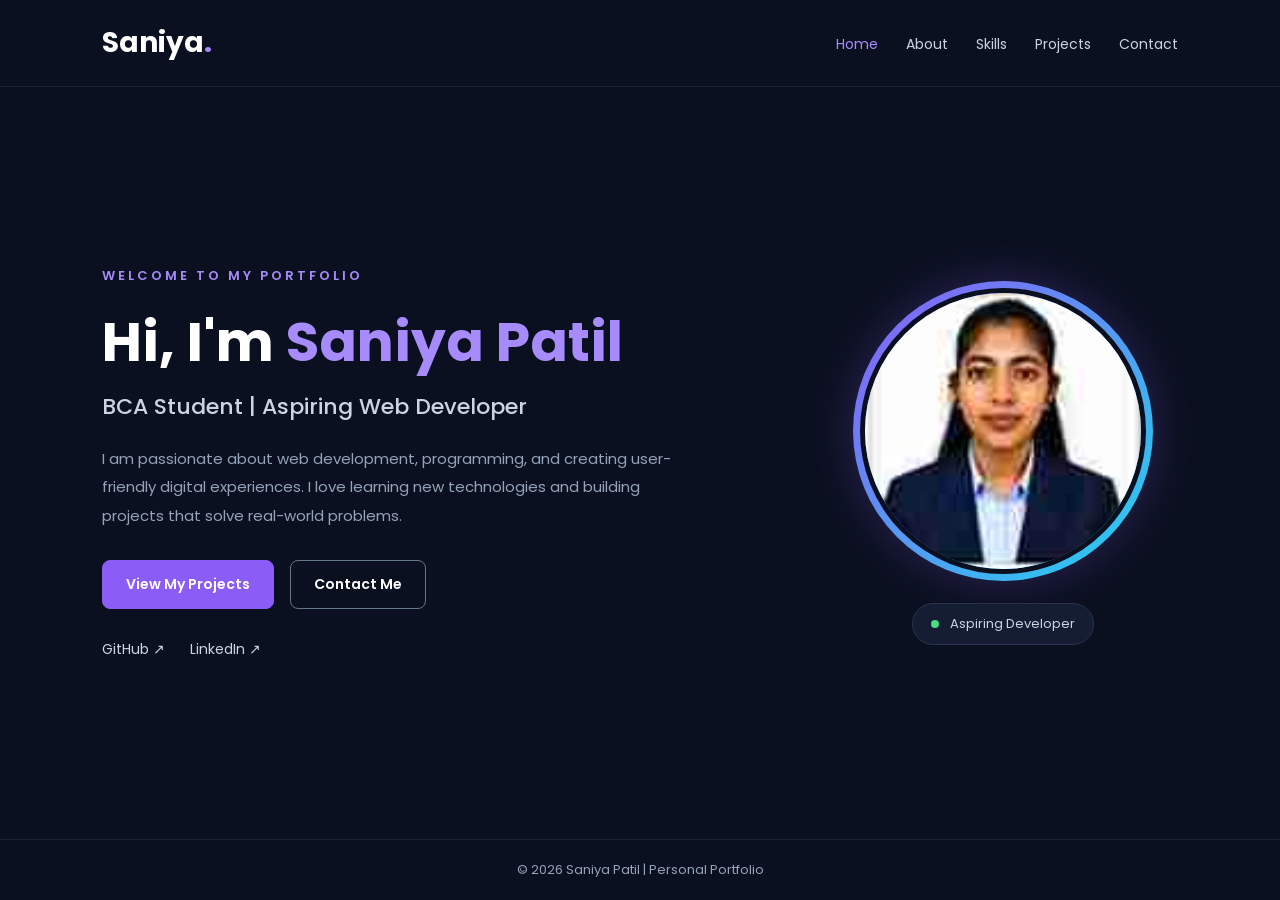
<file: WebDev-L1-PersonalPortfolio/index.html>
<!DOCTYPE html><html lang="en">
<head>
    <meta charset="UTF-8">
    <meta name="viewport" content="width=device-width, initial-scale=1.0"><title>Saniya Patil | Portfolio</title>

<link rel="stylesheet" href="style.css">

<link rel="preconnect" href="https://fonts.googleapis.com">
<link rel="preconnect" href="https://fonts.gstatic.com" crossorigin>
<link href="https://fonts.googleapis.com/css2?family=Poppins:wght@300;400;500;600;700&display=swap" rel="stylesheet">

</head><body><!-- Navigation Bar -->
<header class="navbar">
    <a href="index.html" class="logo">Saniya<span>.</span></a>

    <nav>
        <ul class="nav-links">
            <li><a href="index.html" class="active">Home</a></li>
            <li><a href="about.html">About</a></li>
            <li><a href="skills.html">Skills</a></li>
            <li><a href="project.html">Projects</a></li>
            <li><a href="contact.html">Contact</a></li>
        </ul>
    </nav>
</header>

<!-- Home / Profile Section -->
<main>
    <section class="hero">

        <div class="hero-content">
            <p class="welcome">WELCOME TO MY PORTFOLIO</p>

            <h1>Hi, I'm <span>Saniya Patil</span></h1>

            <h2>BCA Student | Aspiring Web Developer</h2>

            <p class="description">
                I am passionate about web development, programming,
                and creating user-friendly digital experiences.
                I love learning new technologies and building projects
                that solve real-world problems.
            </p>

            <div class="hero-buttons">
                <a href="project.html" class="btn primary-btn">
                    View My Projects
                </a>

                <a href="contact.html" class="btn secondary-btn">
                    Contact Me
                </a>
            </div>

            <div class="social-links">
                <a href="https://github.com/patilsaniya0763-cyber" target="_blank"
                   rel="noopener noreferrer">GitHub ↗</a>

                <a href="https://www.linkedin.com/in/saniya-patil-81336a3a2" target="_blank"
                   rel="noopener noreferrer">LinkedIn ↗</a>
            </div>
        </div>

        <!-- Profile Photo -->
        <div class="profile-container">
            <div class="profile-glow">
                <img src="profile.jpg"
                     alt="Saniya Patil Profile Photo">
            </div>

            <div class="profile-label">
                <span class="status-dot"></span>
                Aspiring Developer
            </div>
        </div>

    </section>
</main>

<!-- Footer -->
<footer>
    <p>© 2026 Saniya Patil | Personal Portfolio</p>
</footer>

</body>
</html>
</file>
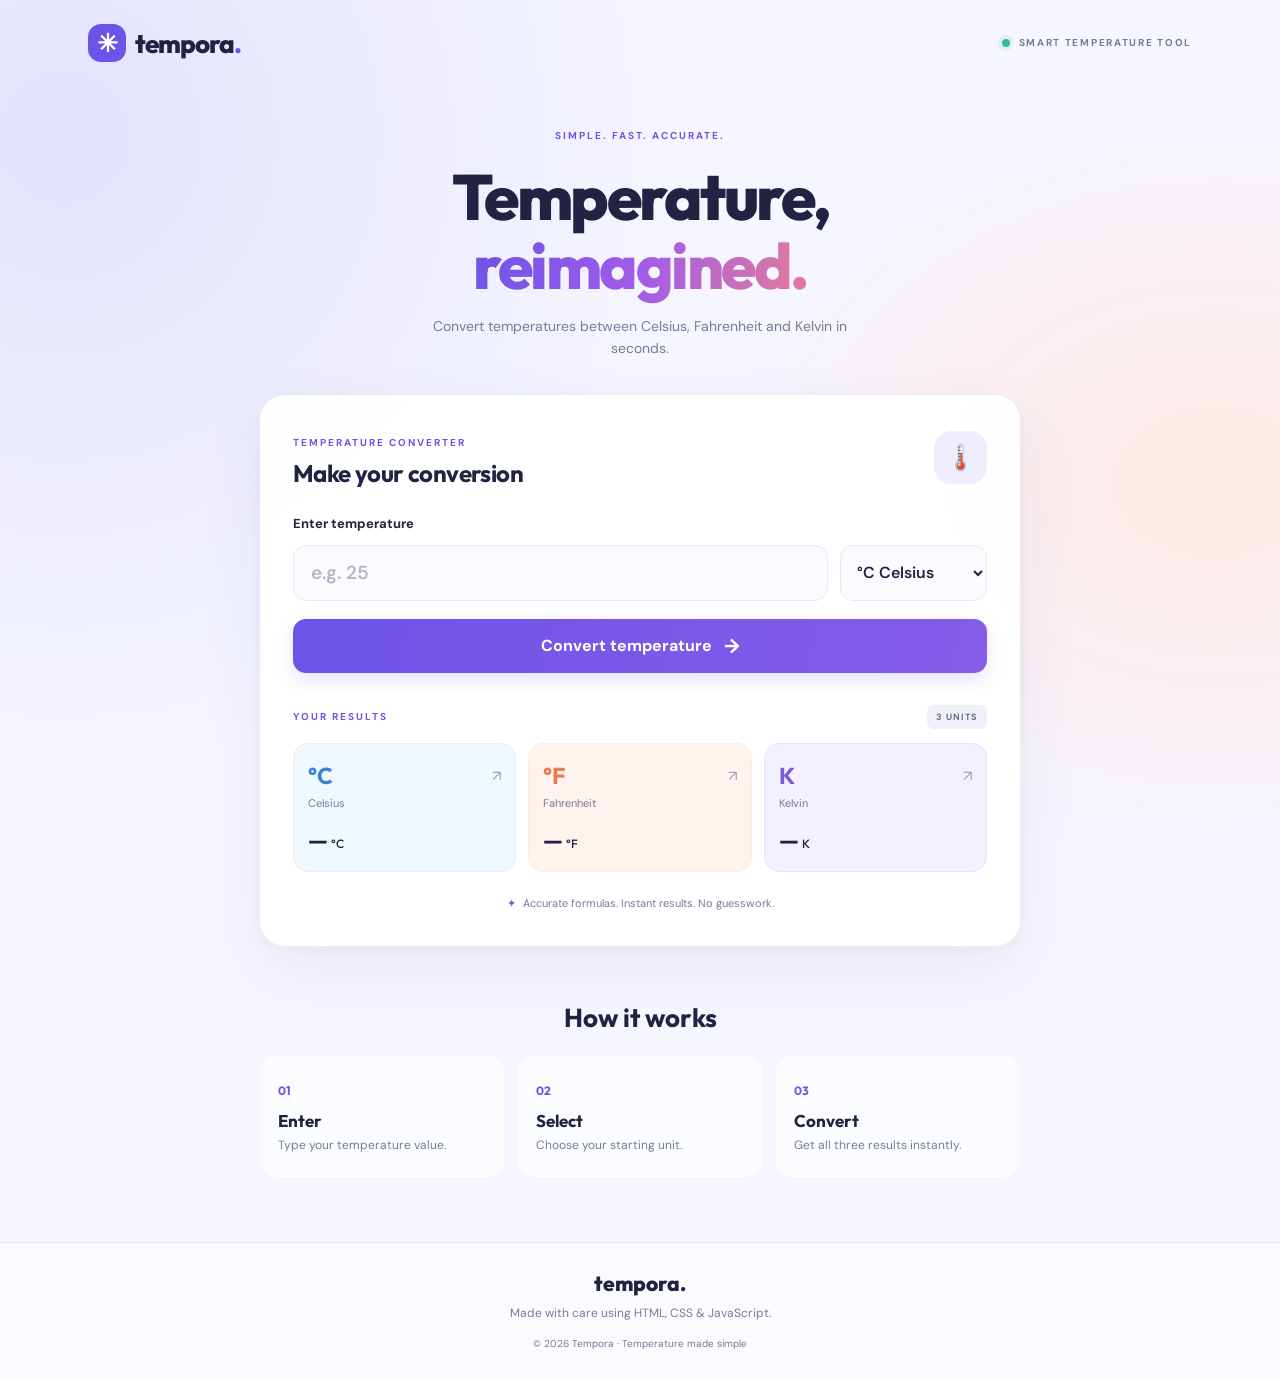
<file: WebDev-L1-TempratureConverter/index.html>
<!DOCTYPE html>
<html lang="en">
<head>
    <meta charset="UTF-8">
    <meta name="viewport" content="width=device-width, initial-scale=1.0">
    <meta name="description" content="A responsive temperature converter for Celsius, Fahrenheit and Kelvin.">
    <title>Tempora | Temperature Converter</title>

    <link rel="stylesheet" href="style.css">
    <link rel="preconnect" href="https://fonts.googleapis.com">
    <link rel="preconnect" href="https://fonts.gstatic.com" crossorigin>
    <link href="https://fonts.googleapis.com/css2?family=DM+Sans:wght@400;500;600;700&family=Outfit:wght@400;500;600;700;800&display=swap" rel="stylesheet">
</head>
<body>
    <div class="page-wrapper">
        <header class="navbar">
            <a href="#" class="brand">
                <span class="brand-icon">✳</span>
                <span>tempora<span class="brand-dot">.</span></span>
            </a>
            <span class="nav-label">
                <span class="status-dot"></span>
                SMART TEMPERATURE TOOL
            </span>
        </header>

        <main class="main-content">
            <section class="intro">
                <span class="eyebrow">SIMPLE. FAST. ACCURATE.</span>
                <h1>Temperature,<br><span>reimagined.</span></h1>
                <p>Convert temperatures between Celsius, Fahrenheit and Kelvin in seconds.</p>
            </section>

            <section class="converter-card" aria-label="Temperature converter">
                <div class="card-top">
                    <div>
                        <span class="section-label">TEMPERATURE CONVERTER</span>
                        <h2>Make your conversion</h2>
                    </div>
                    <div class="thermometer-icon" aria-hidden="true">🌡️</div>
                </div>

                <form id="converterForm" novalidate>
                    <label for="temperature">Enter temperature</label>

                    <div class="input-row">
                        <input
                            type="number"
                            id="temperature"
                            name="temperature"
                            step="any"
                            placeholder="e.g. 25"
                            inputmode="decimal"
                            aria-describedby="errorMessage"
                            required
                        >

                        <div class="unit-select">
                            <label class="sr-only" for="inputUnit">Input temperature unit</label>
                            <select id="inputUnit" name="inputUnit">
                                <option value="C">°C Celsius</option>
                                <option value="F">°F Fahrenheit</option>
                                <option value="K">K Kelvin</option>
                            </select>
                        </div>
                    </div>

                    <p id="errorMessage" class="error-message" role="alert" aria-live="polite"></p>

                    <button type="submit" id="convertButton">
                        Convert temperature
                        <span aria-hidden="true">→</span>
                    </button>
                </form>

                <div class="results-heading">
                    <span class="section-label">YOUR RESULTS</span>
                    <span class="live-badge">3 UNITS</span>
                </div>

                <div class="results-grid" id="results" aria-live="polite" aria-atomic="true">
                    <article class="result-card celsius">
                        <div class="result-top">
                            <span class="unit-symbol">°C</span>
                            <span class="result-arrow">↗</span>
                        </div>
                        <p>Celsius</p>
                        <h3 id="celsiusResult">— <small>°C</small></h3>
                    </article>

                    <article class="result-card fahrenheit">
                        <div class="result-top">
                            <span class="unit-symbol">°F</span>
                            <span class="result-arrow">↗</span>
                        </div>
                        <p>Fahrenheit</p>
                        <h3 id="fahrenheitResult">— <small>°F</small></h3>
                    </article>

                    <article class="result-card kelvin">
                        <div class="result-top">
                            <span class="unit-symbol">K</span>
                            <span class="result-arrow">↗</span>
                        </div>
                        <p>Kelvin</p>
                        <h3 id="kelvinResult">— <small>K</small></h3>
                    </article>
                </div>

                <p class="formula-note">
                    <span>✦</span> Accurate formulas. Instant results. No guesswork.
                </p>
            </section>

            <section class="how-it-works">
                <h2>How it works</h2>
                <div class="steps">
                    <div class="step">
                        <span>01</span>
                        <h3>Enter</h3>
                        <p>Type your temperature value.</p>
                    </div>
                    <div class="step">
                        <span>02</span>
                        <h3>Select</h3>
                        <p>Choose your starting unit.</p>
                    </div>
                    <div class="step">
                        <span>03</span>
                        <h3>Convert</h3>
                        <p>Get all three results instantly.</p>
                    </div>
                </div>
            </section>
        </main>

        <footer class="footer">
            <a href="#" class="footer-brand">tempora.</a>
            <p>Made with care using HTML, CSS & JavaScript.</p>
            <p class="copyright">© 2026 Tempora · Temperature made simple</p>
        </footer>
    </div>

    <script src="script.js"></script>
</body>
</html>
</file>
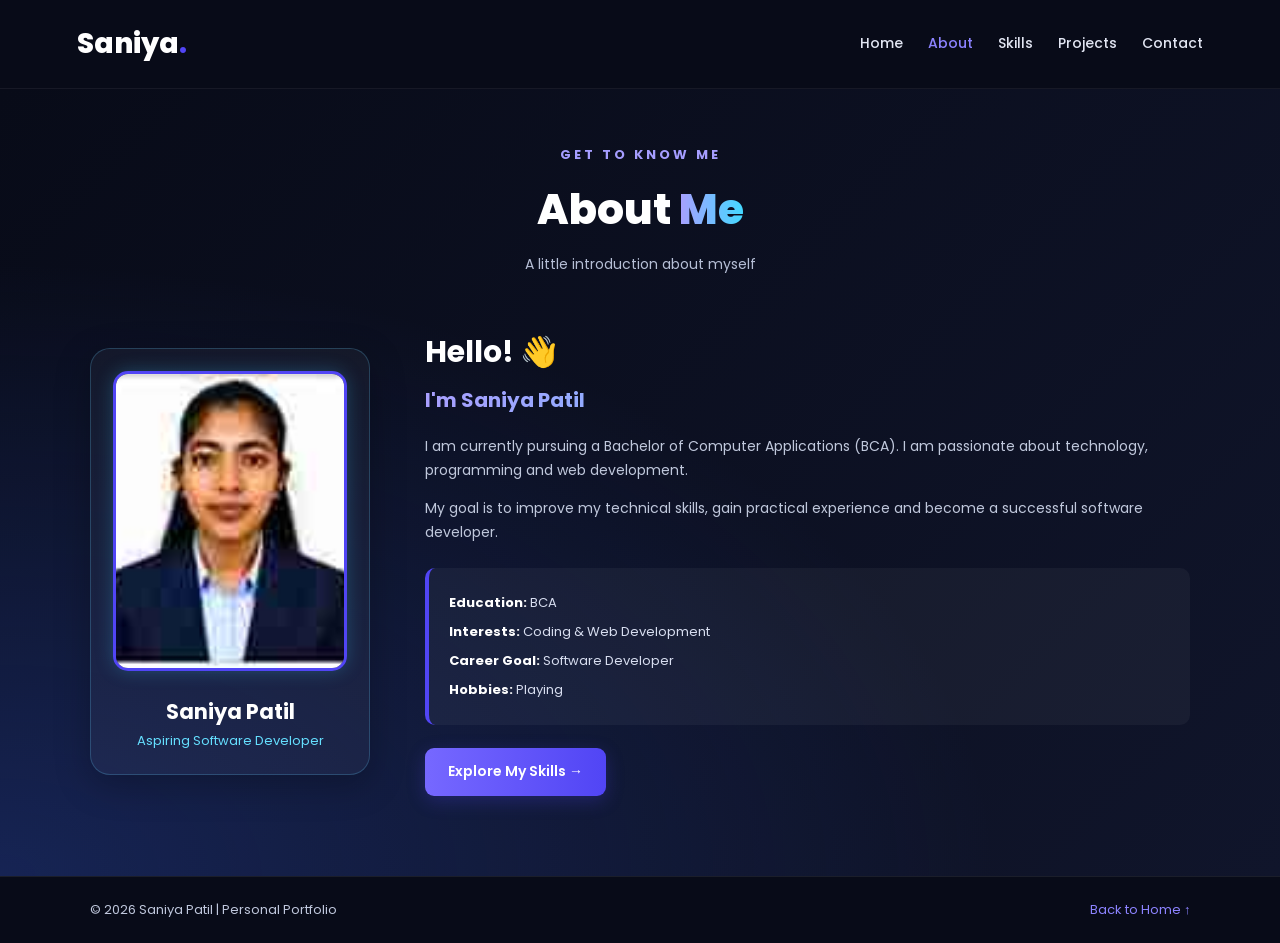
<file: WebDev-L1-PersonalPortfolio/about.html>
<!DOCTYPE html>
<l lang="en">
<head>
    <meta charset="UTF-8">
    <meta name="viewport" content="width=device-width, initial-scale=1.0">

    <title>About Me | Saniya Patil</title>

    <link rel="stylesheet" href="about.css">
</head>
<body>

    <!-- Navigation -->
    <header class="navbar">
        <a href="index.html" class="logo">Saniya<span>.</span></a>

        <nav>
            <a href="index.html">Home</a>
            <a href="about.html" class="active">About</a>
            <a href="skills.html">Skills</a>
            <a href="projects.html">Projects</a>
            <a href="contact.html">Contact</a>
        </nav>
    </header>

    <!-- About Section -->
    <main class="about-section">

        <div class="heading">
            <p class="subtitle">GET TO KNOW ME</p>
            <h1>About <span>Me</span></h1>
            <p class="intro">A little introduction about myself</p>
        </div>

        <div class="about-container">

            <div class="photo-box">
                <img src="profile.jpg" alt="Saniya Patil">
                <h3>Saniya Patil</h3>
                <p>Aspiring Software Developer</p>
            </div>

            <div class="about-content">
                <h2>Hello! 👋</h2>

                <h3>I'm Saniya Patil</h3>

                <p>
                    I am currently pursuing a Bachelor of Computer
                    Applications (BCA). I am passionate about technology,
                    programming and web development.
                </p>


                <p>
                    My goal is to improve my technical skills, gain
                    practical experience and become a successful
                    software developer.
                </p>

                <div class="details">
                    <p><strong>Education:</strong> BCA</p>
                    <p><strong>Interests:</strong> Coding & Web Development</p>
                    <p><strong>Career Goal:</strong> Software Developer</p>
                    <p><strong>Hobbies:</strong> Playing</p>
                </div>

                <a href="skills.html" class="btn">Explore My Skills →</a>
            </div>

        </div>
    </main>

    <!-- Footer -->
    <footer>
        <p>© 2026 Saniya Patil | Personal Portfolio</p>
        <a href="index.html">Back to Home ↑</a>
    </footer>

</body>
</html>
</file>
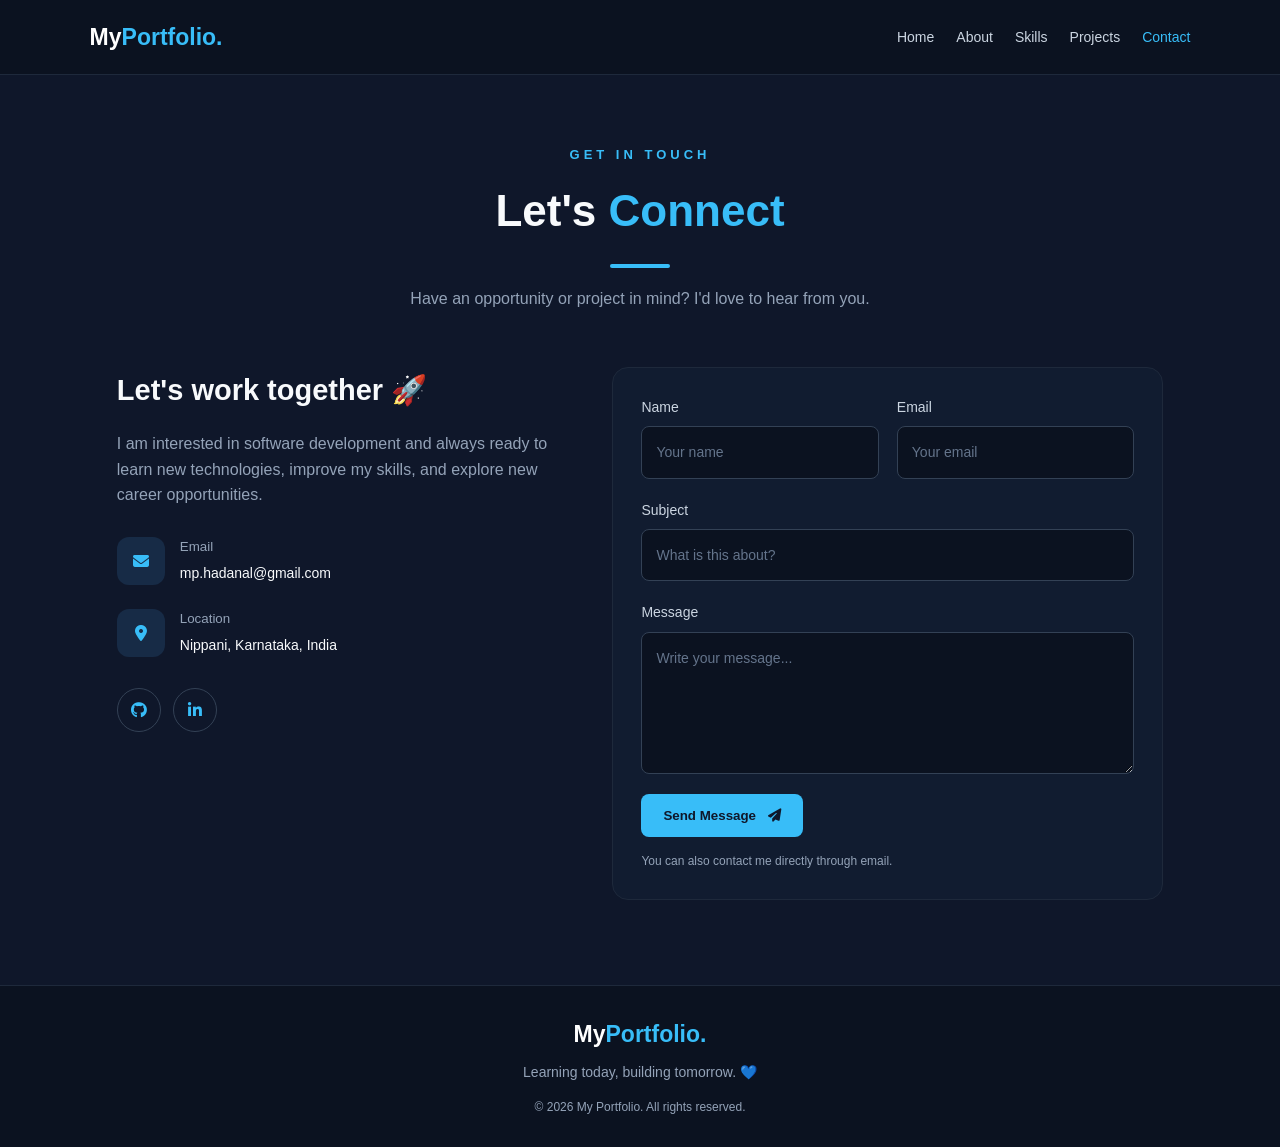
<file: WebDev-L1-PersonalPortfolio/contact.html>
<!DOCTYPE html>
<html lang="en">
<head>
    <meta charset="UTF-8">
    <meta name="viewport" content="width=device-width, initial-scale=1.0">
    <title>Contact | My Portfolio</title>
    <link rel="stylesheet" href="contact.css">
    <link rel="stylesheet"
          href="https://cdnjs.cloudflare.com/ajax/libs/font-awesome/6.5.0/css/all.min.css">
</head>
<body>

<header class="navbar">
    <a href="index.html" class="logo">My<span>Portfolio.</span></a>
    <nav>
        <a href="index.html">Home</a>
        <a href="about.html">About</a>
        <a href="skills.html">Skills</a>
        <a href="projects.html">Projects</a>
        <a href="contact.html" class="active">Contact</a>
    </nav>
</header>

<main>
    <section class="contact-section">
        <div class="section-heading">
            <p class="eyebrow">GET IN TOUCH</p>
            <h1>Let's <span>Connect</span></h1>
            <div class="underline"></div>
            <p class="subtitle">
                Have an opportunity or project in mind?
                I'd love to hear from you.
            </p>
        </div>

        <div class="contact-container">

            <div class="contact-info">
                <h2>Let's work together 🚀</h2>
                <p class="description">
                    I am interested in software development and always
                    ready to learn new technologies, improve my skills,
                    and explore new career opportunities.
                </p>

                <a class="info-item"
                   href="mailto:YOUR_EMAIL@gmail.com">
                    <span class="info-icon">
                        <i class="fa-solid fa-envelope"></i>
                    </span>
                    <span>
                        <small>Email</small>
                        <strong>mp.hadanal@gmail.com</strong>
                    </span>
                </a>

                <div class="info-item">
                    <span class="info-icon">
                        <i class="fa-solid fa-location-dot"></i>
                    </span>
                    <span>
                        <small>Location</small>
                        <strong>Nippani, Karnataka, India</strong>
                    </span>
                </div>

                <div class="social-links">
                    <a href="https://github.com/patilsaniya0763-cyber"
                       target="_blank" aria-label="GitHub">
                        <i class="fa-brands fa-github"></i>
                    </a>
                    <a href="https://www.linkedin.com/in/saniya-patil-81336a3a2"
                       target="_blank" aria-label="LinkedIn">
                        <i class="fa-brands fa-linkedin-in"></i>
                    </a>
                </div>
            </div>

            <form class="contact-form"
                  action="mailto:YOUR_EMAIL@gmail.com"
                  method="post" enctype="text/plain">

                <div class="form-row">
                    <div class="field">
                        <label for="name">Name</label>
                        <input type="text" id="name" name="Name"
                               placeholder="Your name" required>
                    </div>

                    <div class="field">
                        <label for="email">Email</label>
                        <input type="email" id="email" name="Email"
                               placeholder="Your email" required>
                    </div>
                </div>

                <div class="field">
                    <label for="subject">Subject</label>
                    <input type="text" id="subject" name="Subject"
                           placeholder="What is this about?" required>
                </div>

                <div class="field">
                    <label for="message">Message</label>
                    <textarea id="message" name="Message" rows="5"
                              placeholder="Write your message..."
                              required></textarea>
                </div>

                <button type="submit">
                    Send Message <i class="fa-solid fa-paper-plane"></i>
                </button>

                <p class="form-note">
                    You can also contact me directly through email.
                </p>
            </form>

        </div>
    </section>
</main>

<footer class="footer">
    <a href="index.html" class="footer-logo">
        My<span>Portfolio.</span>
    </a>
    <p>Learning today, building tomorrow. 💙</p>
    <p class="copyright">
        © 2026 My Portfolio. All rights reserved.
    </p>
</footer>

</body>
</html>
</file>
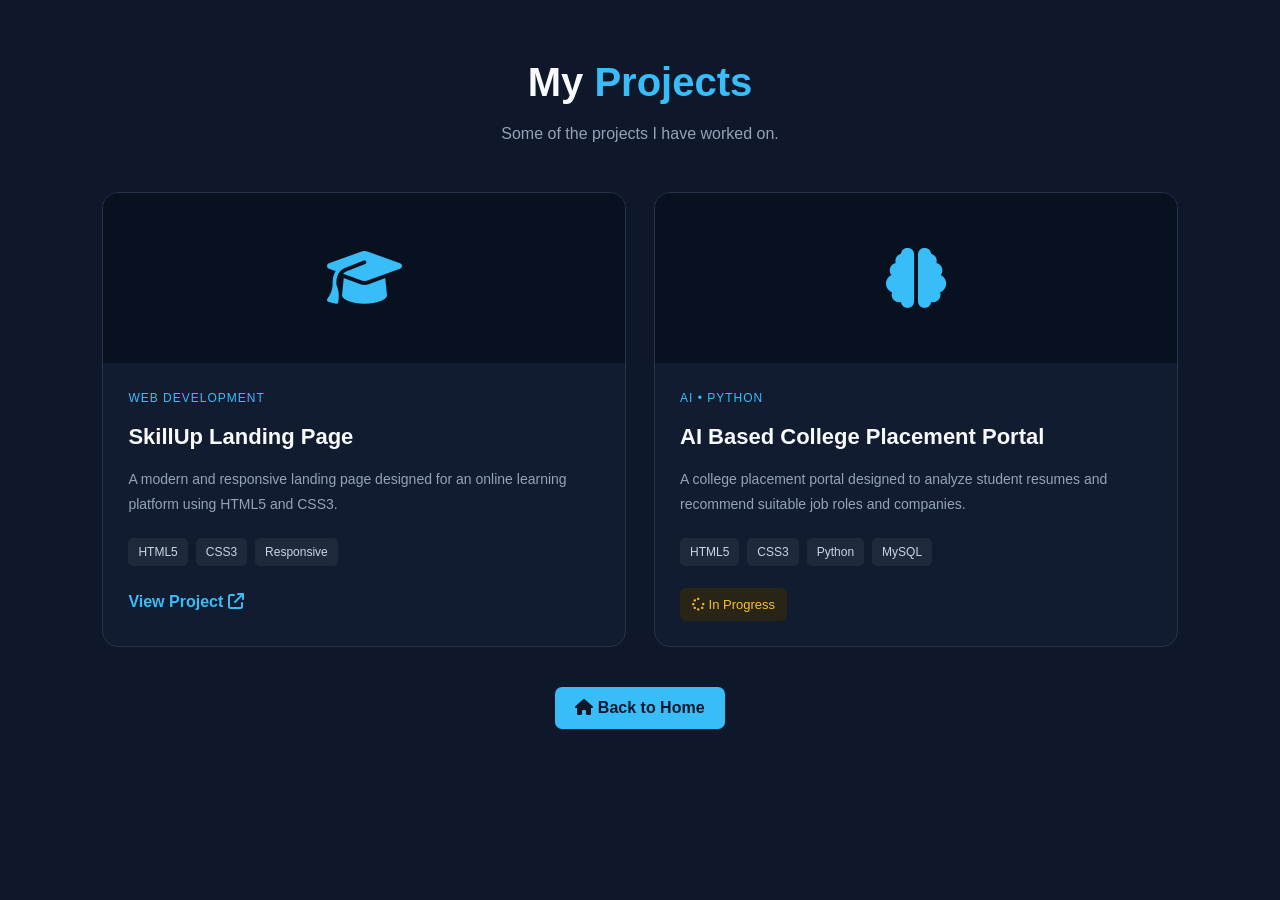
<file: WebDev-L1-PersonalPortfolio/project.html>
<!DOCTYPE html>
<html lang="en">
<head>
    <meta charset="UTF-8">
    <meta name="viewport" content="width=device-width, initial-scale=1.0">

    <title>My Projects | Saniya</title>

    <link rel="stylesheet" href="project.css">

    <link rel="stylesheet"
    href="https://cdnjs.cloudflare.com/ajax/libs/font-awesome/6.5.0/css/all.min.css">
</head>

<body>

    <section class="projects-section">

        <div class="heading">
            <h1>My <span>Projects</span></h1>
            <p>Some of the projects I have worked on.</p>
        </div>

        <div class="project-container">

            <!-- Project 1 -->
            <div class="project-card">
                <div class="project-icon">
                    <i class="fa-solid fa-graduation-cap"></i>
                </div>

                <div class="project-content">
                    <span class="category">WEB DEVELOPMENT</span>

                    <h2>SkillUp Landing Page</h2>

                    <p>
                        A modern and responsive landing page designed
                        for an online learning platform using HTML5 and CSS3.
                    </p>

                    <div class="tech">
                        <span>HTML5</span>
                        <span>CSS3</span>
                        <span>Responsive</span>
                    </div>

                    <a href="https://github.com/patilsaniya0763-cyber" class="project-link">
                        View Project <i class="fa-solid fa-arrow-up-right-from-square"></i>
                    </a>
                </div>
            </div>

            <!-- Project 2 -->
            <div class="project-card">
                <div class="project-icon">
                    <i class="fa-solid fa-brain"></i>
                </div>

                <div class="project-content">
                    <span class="category">AI • PYTHON</span>

                    <h2>AI Based College Placement Portal</h2>

                    <p>
                        A college placement portal designed to analyze
                        student resumes and recommend suitable job roles
                        and companies.
                    </p>

                    <div class="tech">
                        <span>HTML5</span>
                        <span>CSS3</span>
                        <span>Python</span>
                        <span>MySQL</span>
                    </div>

                    <span class="status">
                        <i class="fa-solid fa-spinner"></i> In Progress
                    </span>
                </div>
            </div>

        </div>

        <a href="index.html" class="back-home">
            <i class="fa-solid fa-house"></i> Back to Home
        </a>

    </section>

</body>
</html>
</file>
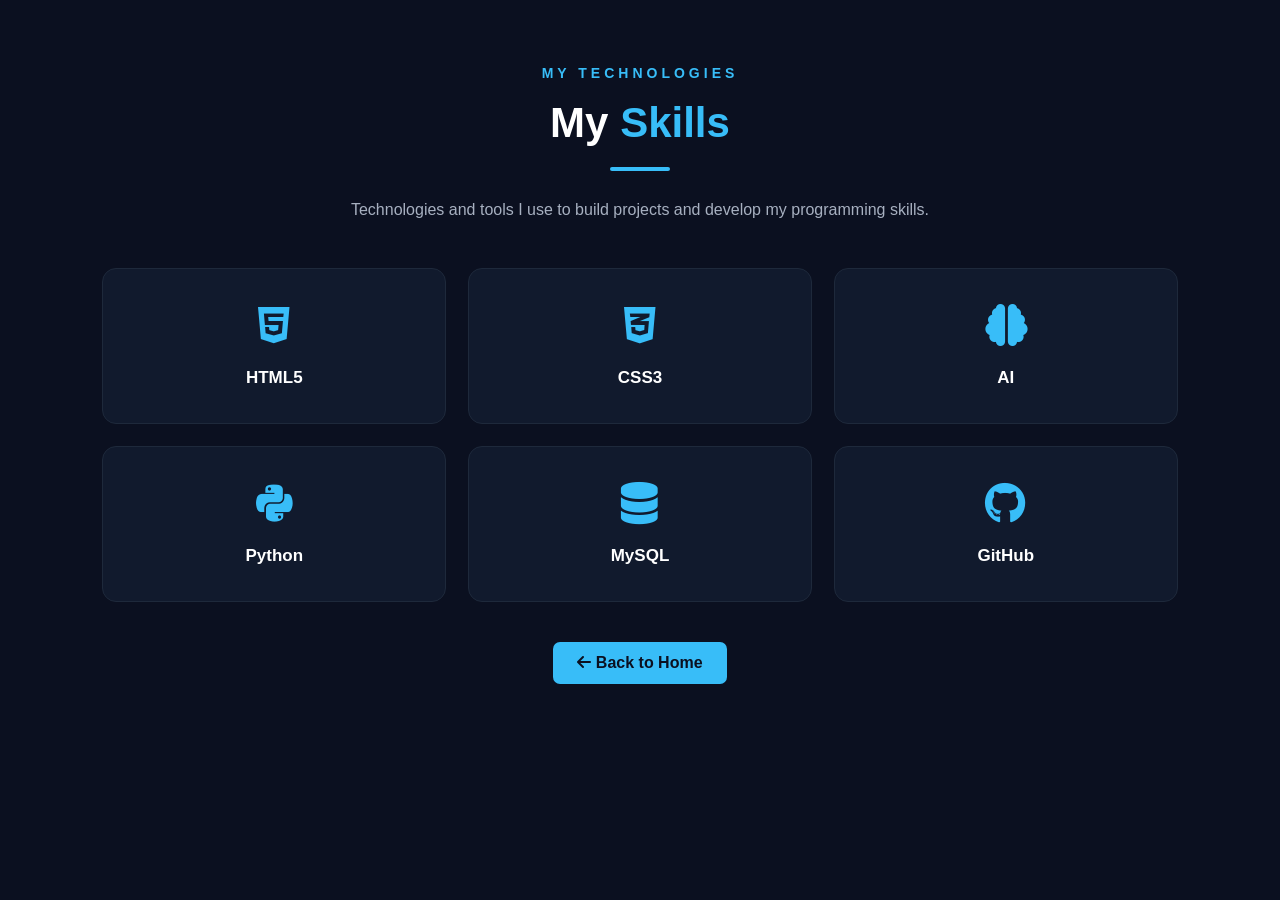
<file: WebDev-L1-PersonalPortfolio/skills.html>
<!DOCTYPE html>
<html lang="en">
<head>
    <meta charset="UTF-8">
    <meta name="viewport" content="width=device-width, initial-scale=1.0">
    <title>My Skills | Portfolio</title>

    <link rel="stylesheet" href="skills.css">

    <!-- Font Awesome Icons -->
    <link rel="stylesheet"
    href="https://cdnjs.cloudflare.com/ajax/libs/font-awesome/6.5.2/css/all.min.css">
</head>

<body>

    <section class="skills-section">

        <p class="subtitle">MY TECHNOLOGIES</p>

        <h1>My <span>Skills</span></h1>

        <div class="underline"></div>

        <p class="description">
            Technologies and tools I use to build projects and develop my programming skills.
        </p>

        <div class="skills-container">

            <!-- HTML5 -->
            <div class="skill-card">
                <i class="fa-brands fa-html5"></i>
                <h3>HTML5</h3>
            </div>

            <!-- CSS3 -->
            <div class="skill-card">
                <i class="fa-brands fa-css3-alt"></i>
                <h3>CSS3</h3>
            </div>

            <!-- C Programming -->
            <div class="skill-card">
                <i class="fa-solid fa-brain"></i>
                <h3>AI</h3>
            </div>

            <!-- Python -->
            <div class="skill-card">
                <i class="fa-brands fa-python"></i>
                <h3>Python</h3>
            </div>

            <!-- MySQL -->
            <div class="skill-card">
                <i class="fa-solid fa-database"></i>
                <h3>MySQL</h3>
            </div>

            <!-- GitHub -->
            <div class="skill-card">
                <i class="fa-brands fa-github"></i>
                <h3>GitHub</h3>
            </div>

        </div>

        <a href="index.html" class="back-btn">
            <i class="fa-solid fa-arrow-left"></i> Back to Home
        </a>

    </section>

</body>
</html>
</file>
<file: WebDev-L1-PersonalPortfolio/style.css>
html{
    scroll-behavior: smooth;
}

* {
  margin: 0;
  padding: 0;
  box-sizing: border-box;
  }

html {
scroll-behavior: smooth;
}

body {
font-family: 'Poppins', sans-serif;
background: #0b1020;
color: #ffffff;
min-height: 100vh;
display: flex;
flex-direction: column;
}

/* Navigation Bar */
.navbar {
width: 100%;
padding: 22px 8%;
display: flex;
justify-content: space-between;
align-items: center;
background: #0b1020;
border-bottom: 1px solid rgba(255, 255, 255, 0.08);
}

.logo {
font-size: 28px;
font-weight: 700;
color: #ffffff;
text-decoration: none;
}

.logo span {
color: #a78bfa;
}

.nav-links {
list-style: none;
display: flex;
gap: 28px;
}

.nav-links a {
color: #cbd5e1;
text-decoration: none;
font-size: 14px;
transition: color 0.3s ease;
}

.nav-links a:hover,
.nav-links a.active {
color: #a78bfa;
}

/* Hero Section */
main {
flex: 1;
display: flex;
}

.hero {
width: 100%;
max-width: 1400px;
margin: auto;
padding: 80px 8%;
display: flex;
justify-content: space-between;
align-items: center;
gap: 60px;
}

/* Hero Text */
.hero-content {
flex: 1;
}

.welcome {
color: #a78bfa;
font-size: 13px;
font-weight: 600;
letter-spacing: 3px;
margin-bottom: 20px;
}

.hero-content h1 {
font-size: clamp(34px, 4.5vw, 55px);
line-height: 1.3;
margin-bottom: 12px;
}

.hero-content h1 span {
color: #a78bfa;
}

.hero-content h2 {
color: #cbd5e1;
font-size: clamp(17px, 2vw, 22px);
font-weight: 500;
margin-bottom: 22px;
}

.description {
max-width: 580px;
color: #94a3b8;
font-size: 15px;
line-height: 1.9;
}

/* Buttons */
.hero-buttons {
display: flex;
flex-wrap: wrap;
gap: 16px;
margin-top: 30px;
}

.btn {
display: inline-block;
padding: 13px 23px;
border-radius: 8px;
text-decoration: none;
font-size: 14px;
font-weight: 600;
transition: 0.3s ease;
}

.primary-btn {
background: #8b5cf6;
color: #ffffff;
border: 1px solid #8b5cf6;
}

.primary-btn:hover {
background: #7c3aed;
transform: translateY(-3px);
}

.secondary-btn {
color: #ffffff;
border: 1px solid #64748b;
}

.secondary-btn:hover {
border-color: #a78bfa;
color: #c4b5fd;
transform: translateY(-3px);
}

/* Social Links */
.social-links {
display: flex;
gap: 25px;
margin-top: 30px;
}

.social-links a {
color: #cbd5e1;
text-decoration: none;
font-size: 14px;
transition: color 0.3s ease;
}

.social-links a:hover {
color: #a78bfa;
}

/* Profile Photo */
.profile-container {
flex: 0 1 350px;
display: flex;
flex-direction: column;
align-items: center;
}

.profile-glow {
width: 300px;
height: 300px;
padding: 7px;
border-radius: 50%;
background: linear-gradient(135deg, #8b5cf6, #22d3ee);
box-shadow: 0 0 45px rgba(139, 92, 246, 0.25);
}

.profile-glow img {
width: 100%;
height: 100%;
display: block;
object-fit: cover;
border-radius: 50%;
border: 5px solid #0b1020;
}

.profile-label {
margin-top: 22px;
padding: 10px 18px;
background: #151d32;
border: 1px solid #29334d;
border-radius: 30px;
color: #cbd5e1;
font-size: 13px;
}

.status-dot {
display: inline-block;
width: 8px;
height: 8px;
background: #4ade80;
border-radius: 50%;
margin-right: 8px;
}

/* Footer */
footer {
width: 100%;
padding: 20px;
text-align: center;
border-top: 1px solid rgba(255, 255, 255, 0.08);
color: #94a3b8;
font-size: 13px;
}

/* Responsive Design */
@media (max-width: 900px) {
.navbar {
padding: 20px 5%;
}

.nav-links {
    gap: 15px;
}

.hero {
    padding: 60px 5%;
    gap: 35px;
}

.profile-glow {
    width: 250px;
    height: 250px;
}

}

@media (max-width: 650px) {
.navbar {
flex-direction: column;
gap: 18px;
}

.nav-links {
    justify-content: center;
    flex-wrap: wrap;
    gap: 12px 20px;
}

.hero {
    flex-direction: column-reverse;
    text-align: center;
    padding: 45px 6%;
    gap: 35px;
}

.profile-container {
    flex: auto;
}

.profile-glow {
    width: 220px;
    height: 220px;
}

.description {
    margin: auto;
}

.hero-buttons,
.social-links {
    justify-content: center;
}

.hero-content h1 {
    font-size: 34px;
}

.welcome {
    font-size: 11px;
    letter-spacing: 2px;
}

}
</file>
<file: WebDev-L1-TempratureConverter/style.css>
:root {
    --bg: #f5f6ff;
    --ink: #202342;
    --muted: #777b98;
    --purple: #6c54e8;
    --border: #e9e9f5;
    --white: #ffffff;
}

* {
    margin: 0;
    padding: 0;
    box-sizing: border-box;
}

html {
    scroll-behavior: smooth;
}

body {
    font-family: "DM Sans", sans-serif;
    background:
        radial-gradient(ellipse at 5% 10%, #e3e2ff 0, transparent 36%),
        radial-gradient(ellipse at 95% 35%, #ffe9e5 0, transparent 30%),
        var(--bg);
    color: var(--ink);
    min-height: 100vh;
    line-height: 1.6;
}

button,
input,
select {
    font: inherit;
}

.page-wrapper {
    width: 100%;
    overflow: hidden;
}

.navbar {
    max-width: 1160px;
    margin: auto;
    padding: 24px 28px;
    display: flex;
    align-items: center;
    justify-content: space-between;
    gap: 16px;
}

.brand {
    display: inline-flex;
    align-items: center;
    gap: 9px;
    text-decoration: none;
    color: var(--ink);
    font: 800 26px "Outfit", sans-serif;
    letter-spacing: -1px;
}

.brand-icon {
    width: 38px;
    height: 38px;
    border-radius: 13px;
    background: var(--purple);
    color: white;
    display: grid;
    place-items: center;
    font-size: 25px;
}

.brand-dot {
    color: var(--purple);
}

.nav-label {
    font-size: 10px;
    letter-spacing: 1.7px;
    font-weight: 700;
    color: var(--muted);
    display: flex;
    align-items: center;
    gap: 9px;
}

.status-dot {
    height: 8px;
    width: 8px;
    border-radius: 50%;
    background: #35bd91;
    box-shadow: 0 0 0 4px #35bd911c;
}

.main-content {
    width: min(100% - 40px, 760px);
    margin: 35px auto 0;
}

.intro {
    text-align: center;
    margin-bottom: 35px;
}

.eyebrow,
.section-label {
    font-size: 10px;
    font-weight: 700;
    letter-spacing: 2px;
    color: var(--purple);
}

.intro h1 {
    font: 800 clamp(39px, 7vw, 64px)/1.08 "Outfit", sans-serif;
    letter-spacing: -2.5px;
    margin: 15px 0;
}

.intro h1 span {
    background: linear-gradient(100deg, #6c54e8, #a25be9, #e37c9a);
    -webkit-background-clip: text;
    background-clip: text;
    color: transparent;
}

.intro p {
    color: var(--muted);
    font-size: 14px;
    max-width: 440px;
    margin: auto;
}

.converter-card {
    background: rgb(255 255 255 / 94%);
    border: 1px solid rgb(255 255 255 / 90%);
    border-radius: 25px;
    padding: 32px;
    box-shadow: 0 22px 65px #36336b12, 0 3px 12px #36336b08;
}

.card-top {
    display: flex;
    justify-content: space-between;
    align-items: center;
    gap: 12px;
    margin-bottom: 26px;
}

.card-top h2 {
    font: 700 24px "Outfit", sans-serif;
    letter-spacing: -0.6px;
    margin-top: 5px;
}

.thermometer-icon {
    width: 53px;
    height: 53px;
    border-radius: 17px;
    display: grid;
    place-items: center;
    background: #f0edff;
    font-size: 25px;
    flex-shrink: 0;
}

form > label {
    display: block;
    font-size: 13px;
    font-weight: 700;
    margin-bottom: 10px;
}

.input-row {
    display: flex;
    gap: 12px;
}

#temperature,
#inputUnit {
    width: 100%;
    min-width: 0;
    min-height: 56px;
    border: 1px solid var(--border);
    border-radius: 13px;
    background: #fbfbff;
    color: var(--ink);
    outline: none;
    transition: border-color 0.2s, box-shadow 0.2s;
}

#temperature {
    flex: 1;
    padding: 0 17px;
    font-size: 19px;
    font-weight: 600;
}

#temperature::placeholder {
    color: #b3b5c8;
}

#inputUnit {
    padding: 0 12px;
    font-weight: 600;
    cursor: pointer;
}

#temperature:focus,
#inputUnit:focus {
    border-color: var(--purple);
    box-shadow: 0 0 0 4px #6c54e817;
}

.error-message {
    min-height: 0;
    margin-top: 0;
    font-size: 12px;
    color: #c73850;
    font-weight: 600;
}

.error-message:not(:empty) {
    margin-top: 10px;
}

#convertButton {
    width: 100%;
    min-height: 54px;
    margin-top: 18px;
    border: none;
    border-radius: 13px;
    background: linear-gradient(100deg, #6c54e8, #865ce8);
    color: white;
    font-weight: 700;
    cursor: pointer;
    display: flex;
    justify-content: center;
    align-items: center;
    gap: 12px;
    box-shadow: 0 7px 18px #6c54e82b;
    transition: transform 0.2s, box-shadow 0.2s;
}

#convertButton span {
    font-size: 20px;
}

#convertButton:hover {
    transform: translateY(-2px);
    box-shadow: 0 10px 24px #6c54e83d;
}

#convertButton:active {
    transform: translateY(0);
}

#convertButton:focus-visible {
    outline: 3px solid #a99af8;
    outline-offset: 3px;
}

.results-heading {
    display: flex;
    justify-content: space-between;
    align-items: center;
    margin: 32px 0 14px;
}

.live-badge {
    font-size: 9px;
    letter-spacing: 1px;
    color: #666b87;
    background: #f0f0fa;
    border-radius: 7px;
    padding: 5px 9px;
    font-weight: 700;
}

.results-grid {
    display: grid;
    grid-template-columns: repeat(3, minmax(0, 1fr));
    gap: 12px;
}

.result-card {
    border: 1px solid transparent;
    border-radius: 15px;
    padding: 17px 14px;
    min-width: 0;
    transition: transform 0.2s;
}

.result-card:hover {
    transform: translateY(-3px);
}

.celsius {
    background: #eff8ff;
    border-color: #e0effe;
}

.fahrenheit {
    background: #fff3ef;
    border-color: #ffebe3;
}

.kelvin {
    background: #f3f0ff;
    border-color: #e9e2ff;
}

.result-top {
    display: flex;
    justify-content: space-between;
    align-items: center;
}

.unit-symbol {
    font: 700 23px "Outfit", sans-serif;
}

.celsius .unit-symbol {
    color: #3986ce;
}

.fahrenheit .unit-symbol {
    color: #e67b54;
}

.kelvin .unit-symbol {
    color: #795bd8;
}

.result-arrow {
    font-size: 15px;
    color: #9b9db4;
}

.result-card p {
    font-size: 11px;
    color: var(--muted);
    margin: 5px 0 12px;
}

.result-card h3 {
    font: 700 clamp(17px, 3vw, 23px) "Outfit", sans-serif;
    overflow-wrap: anywhere;
    letter-spacing: -0.5px;
}

.result-card h3 small {
    font-size: 12px;
    font-weight: 500;
}

.formula-note {
    text-align: center;
    margin-top: 23px;
    font-size: 11px;
    color: var(--muted);
}

.formula-note span {
    color: var(--purple);
    margin-right: 4px;
}

.how-it-works {
    margin: 55px 0 65px;
    text-align: center;
}

.how-it-works > h2 {
    font: 700 26px "Outfit", sans-serif;
    margin-bottom: 22px;
}

.steps {
    display: grid;
    grid-template-columns: repeat(3, minmax(0, 1fr));
    gap: 14px;
    text-align: left;
}

.step {
    padding: 20px 17px;
    background: #ffffffa8;
    border: 1px solid #ffffff;
    border-radius: 16px;
}

.step > span {
    color: var(--purple);
    font: 700 12px "Outfit", sans-serif;
}

.step h3 {
    margin: 8px 0 4px;
    font: 700 17px "Outfit", sans-serif;
}

.step p {
    font-size: 12px;
    line-height: 1.7;
    color: var(--muted);
}

.footer {
    text-align: center;
    padding: 27px 20px;
    border-top: 1px solid #e4e4f1;
    background: #ffffff70;
}

.footer-brand {
    text-decoration: none;
    color: var(--ink);
    font: 800 21px "Outfit", sans-serif;
}

.footer > p {
    font-size: 12px;
    color: var(--muted);
    margin-top: 6px;
}

.footer .copyright {
    margin-top: 13px;
    font-size: 10px;
}

.sr-only {
    position: absolute;
    width: 1px;
    height: 1px;
    padding: 0;
    margin: -1px;
    overflow: hidden;
    clip: rect(0, 0, 0, 0);
    white-space: nowrap;
    border: 0;
}

@media (max-width: 560px) {
    .navbar {
        padding: 18px 20px;
    }

    .brand {
        font-size: 23px;
    }

    .brand-icon {
        width: 34px;
        height: 34px;
    }

    .nav-label {
        font-size: 8px;
        letter-spacing: 0.7px;
        gap: 6px;
    }

    .main-content {
        width: calc(100% - 28px);
        margin-top: 28px;
    }

    .intro {
        margin-bottom: 26px;
    }

    .intro h1 {
        letter-spacing: -1.5px;
    }

    .intro p {
        font-size: 13px;
    }

    .converter-card {
        padding: 22px 17px;
        border-radius: 21px;
    }

    .card-top h2 {
        font-size: 21px;
    }

    .section-label {
        font-size: 9px;
        letter-spacing: 1.2px;
    }

    .thermometer-icon {
        width: 45px;
        height: 45px;
    }

    .input-row {
        gap: 8px;
    }

    #temperature {
        padding: 0 12px;
        font-size: 17px;
    }

    #inputUnit {
        padding: 0 6px;
        font-size: 12px;
    }

    .results-grid {
        gap: 7px;
    }

    .result-card {
        padding: 13px 9px;
        border-radius: 12px;
    }

    .unit-symbol {
        font-size: 21px;
    }

    .result-card p {
        font-size: 10px;
    }

    .result-card h3 {
        font-size: clamp(15px, 4vw, 21px);
    }

    .result-card h3 small {
        font-size: 10px;
    }

    .steps {
        gap: 8px;
    }

    .step {
        padding: 14px 10px;
    }

    .step h3 {
        font-size: 15px;
    }

    .step p {
        font-size: 11px;
    }
}

@media (max-width: 350px) {
    .nav-label {
        display: none;
    }

    .input-row {
        flex-direction: column;
    }

    #inputUnit {
        min-height: 48px;
    }

    .converter-card {
        padding: 18px 12px;
    }

    .result-card {
        padding: 10px 6px;
    }
}
</file>
<file: WebDev-L1-PersonalPortfolio/about.css>
@import url('https://fonts.googleapis.com/css2?family=Poppins:wght@400;500;600;700;800&display=swap');

* {
    margin: 0;
    padding: 0;
    box-sizing: border-box;
}

html {
    scroll-behavior: smooth;
}

body {
    font-family: 'Poppins', sans-serif;
    background: #080b18;
    color: #ffffff;
    line-height: 1.7;
}

/* Navigation Bar */
.navbar {
    display: flex;
    justify-content: space-between;
    align-items: center;
    flex-wrap: wrap;
    gap: 15px;
    padding: 20px 6%;
    background: #080b18;
    border-bottom: 1px solid rgba(255,255,255,0.06);
}

.logo {
    font-size: 28px;
    font-weight: 800;
    color: #ffffff;
    text-decoration: none;
}

.logo span {
    color: #5145f5;
}

.navbar nav {
    display: flex;
    flex-wrap: wrap;
    gap: 25px;
}

.navbar nav a {
    color: #e2e6f3;
    text-decoration: none;
    font-size: 14px;
    font-weight: 500;
    transition: 0.3s;
}

.navbar nav a:hover,
.navbar nav a.active {
    color: #8c83ff;
}

/* About Main Background */
.about-section {
    min-height: 85vh;
    padding: 55px 7% 80px;
    background:
        radial-gradient(
            ellipse at bottom left,
            rgba(40, 70, 170, 0.38),
            transparent 55%
        ),
        linear-gradient(135deg, #080b18, #10152b);
}

/* Heading */
.heading {
    text-align: center;
    margin-bottom: 50px;
}

.subtitle {
    color: #a59dff;
    font-size: 13px;
    font-weight: 700;
    letter-spacing: 3px;
}

.heading h1 {
    font-size: 42px;
    font-weight: 800;
    margin: 8px 0;
    color: #ffffff;
}

.heading h1 span {
    background: linear-gradient(90deg, #a99fff, #42d9ff);
    -webkit-background-clip: text;
    background-clip: text;
    color: transparent;
}

.intro {
    color: #b6bfd6;
    font-size: 14px;
}

/* Main Content Layout */
.about-container {
    display: flex;
    align-items: center;
    justify-content: center;
    gap: 55px;
    max-width: 1100px;
    margin: auto;
}

/* Profile Card */
.photo-box {
    flex: 0 0 280px;
    text-align: center;
    padding: 22px;
    background: rgba(255,255,255,0.04);
    border: 1px solid rgba(100, 210, 255, 0.22);
    border-radius: 20px;
    box-shadow: 0 10px 35px rgba(0,0,0,0.25);
}

.photo-box img {
    width: 100%;
    height: 300px;
    object-fit: cover;
    object-position: center;
    border-radius: 15px;
    border: 3px solid #5145f5;
    box-shadow: 0 0 18px rgba(65, 205, 255, 0.25);
}

.photo-box h3 {
    margin-top: 15px;
    font-size: 21px;
    color: #ffffff;
}

.photo-box p {
    color: #65dfff;
    font-size: 13px;
}

/* About Text */
.about-content {
    flex: 1;
    min-width: 0;
}

.about-content h2 {
    font-size: 30px;
    color: #ffffff;
    margin-bottom: 5px;
}

.about-content h3 {
    font-size: 20px;
    margin-bottom: 18px;
    background: linear-gradient(90deg, #a99fff, #42d9ff);
    -webkit-background-clip: text;
    background-clip: text;
    color: transparent;
}

.about-content > p {
    color: #c0c8dc;
    font-size: 14px;
    margin-bottom: 15px;
}

/* Education and Interests */
.details {
    background: rgba(255,255,255,0.045);
    border-left: 4px solid #5145f5;
    border-radius: 10px;
    padding: 17px 20px;
    margin: 23px 0;
}

.details p {
    color: #d8def0;
    font-size: 13px;
    margin: 7px 0;
}

.details strong {
    color: #ffffff;
}

/* Purple Gradient Button */
.btn {
    display: inline-block;
    padding: 12px 23px;
    border-radius: 9px;
    background: linear-gradient(90deg, #7668ff, #5145f5);
    color: #ffffff;
    text-decoration: none;
    font-size: 14px;
    font-weight: 600;
    box-shadow: 0 5px 18px rgba(81,69,245,0.25);
    transition: 0.3s;
}

.btn:hover {
    transform: translateY(-3px);
    box-shadow: 0 7px 25px rgba(65,205,255,0.3);
}

/* Footer */
footer {
    display: flex;
    justify-content: space-between;
    align-items: center;
    flex-wrap: wrap;
    gap: 12px;
    padding: 22px 7%;
    background: #080b18;
    border-top: 1px solid rgba(255,255,255,0.08);
    color: #bfc7dc;
    font-size: 13px;
}

footer a {
    color: #8c83ff;
    text-decoration: none;
}

footer a:hover {
    color: #42d9ff;
}

/* Tablet */
@media (max-width: 850px) {
    .navbar {
        padding: 18px 5%;
    }

    .navbar nav {
        gap: 15px;
    }

    .about-container {
        gap: 30px;
    }

    .photo-box {
        flex-basis: 240px;
    }

    .photo-box img {
        height: 270px;
    }
}

/* Mobile Responsive */
@media (max-width: 650px) {
    .navbar {
        flex-direction: column;
        gap: 12px;
    }

    .navbar nav {
        justify-content: center;
        gap: 10px 16px;
    }

    .about-section {
        padding: 40px 6%;
    }

    .heading h1 {
        font-size: 33px;
    }

    .about-container {
        flex-direction: column;
        gap: 30px;
    }

    .photo-box {
        width: 100%;
        max-width: 280px;
        flex-basis: auto;
    }

    .photo-box img {
        height: 280px;
    }

    .about-content {
        width: 100%;
    }

    .about-content h2 {
        font-size: 26px;
    }

    .details {
        text-align: left;
    }

    footer {
        flex-direction: column;
        text-align: center;
    }
}
</file>
<file: WebDev-L1-PersonalPortfolio/contact.css>
* {
    margin: 0;
    padding: 0;
    box-sizing: border-box;
}

html {
    scroll-behavior: smooth;
}

body {
    font-family: Arial, sans-serif;
    background: #0f172a;
    color: #f8fafc;
    line-height: 1.6;
}

.navbar {
    min-height: 75px;
    padding: 18px 7%;
    display: flex;
    justify-content: space-between;
    align-items: center;
    flex-wrap: wrap;
    gap: 15px;
    background: #0b1220;
    border-bottom: 1px solid #1e293b;
}

.logo, .footer-logo {
    color: #fff;
    font-size: 23px;
    font-weight: bold;
    text-decoration: none;
}

.logo span, .footer-logo span {
    color: #38bdf8;
}

.navbar nav {
    display: flex;
    flex-wrap: wrap;
    gap: 22px;
}

.navbar nav a {
    color: #cbd5e1;
    text-decoration: none;
    font-size: 14px;
    transition: 0.3s;
}

.navbar nav a:hover,
.navbar nav a.active {
    color: #38bdf8;
}

.contact-section {
    max-width: 1200px;
    margin: auto;
    padding: 70px 6% 85px;
}

.section-heading {
    text-align: center;
    margin-bottom: 55px;
}

.eyebrow {
    color: #38bdf8;
    font-size: 13px;
    font-weight: bold;
    letter-spacing: 4px;
}

.section-heading h1 {
    font-size: clamp(32px, 5vw, 44px);
    margin: 10px 0;
}

.section-heading h1 span {
    color: #38bdf8;
}

.underline {
    width: 60px;
    height: 4px;
    background: #38bdf8;
    margin: 18px auto;
    border-radius: 5px;
}

.subtitle {
    color: #94a3b8;
    max-width: 520px;
    margin: auto;
}

.contact-container {
    display: grid;
    grid-template-columns: 0.9fr 1.1fr;
    gap: 45px;
    align-items: start;
}

.contact-info h2 {
    font-size: clamp(23px, 3vw, 29px);
    margin-bottom: 18px;
}

.description {
    color: #94a3b8;
    margin-bottom: 28px;
}

.info-item {
    display: flex;
    align-items: center;
    gap: 15px;
    margin: 22px 0;
    color: inherit;
    text-decoration: none;
    overflow-wrap: anywhere;
}

.info-icon {
    flex-shrink: 0;
    width: 48px;
    height: 48px;
    display: grid;
    place-items: center;
    background: #172b46;
    color: #38bdf8;
    border-radius: 12px;
}

.info-item small {
    display: block;
    color: #94a3b8;
    margin-bottom: 3px;
}

.info-item strong {
    font-size: 14px;
    font-weight: 500;
}

.social-links {
    display: flex;
    gap: 12px;
    margin-top: 30px;
}

.social-links a {
    width: 44px;
    height: 44px;
    display: grid;
    place-items: center;
    border: 1px solid #334155;
    border-radius: 50%;
    color: #38bdf8;
    text-decoration: none;
    transition: 0.3s;
}

.social-links a:hover {
    background: #38bdf8;
    color: #0f172a;
    transform: translateY(-3px);
}

.contact-form {
    min-width: 0;
    padding: 28px;
    background: #111c30;
    border: 1px solid #1e293b;
    border-radius: 16px;
}

.form-row {
    display: grid;
    grid-template-columns: 1fr 1fr;
    gap: 18px;
}

.field {
    min-width: 0;
    margin-bottom: 20px;
}

.field label {
    display: block;
    font-size: 14px;
    margin-bottom: 8px;
    color: #cbd5e1;
}

.field input,
.field textarea {
    display: block;
    width: 100%;
    min-width: 0;
    padding: 14px;
    background: #0b1220;
    border: 1px solid #334155;
    border-radius: 8px;
    color: #fff;
    font: inherit;
    font-size: 14px;
    outline: none;
}

.field input:focus,
.field textarea:focus {
    border-color: #38bdf8;
}

.field input::placeholder,
.field textarea::placeholder {
    color: #64748b;
}

.field textarea {
    resize: vertical;
}

.contact-form button {
    border: none;
    border-radius: 8px;
    padding: 14px 22px;
    background: #38bdf8;
    color: #0f172a;
    font-weight: bold;
    cursor: pointer;
    transition: 0.3s;
}

.contact-form button:hover {
    background: #7dd3fc;
    transform: translateY(-2px);
}

.contact-form button i {
    margin-left: 8px;
}

.form-note {
    margin-top: 15px;
    color: #94a3b8;
    font-size: 12px;
}

/* Responsive footer */
.footer {
    width: 100%;
    padding: 30px 5%;
    text-align: center;
    background: #0b1220;
    border-top: 1px solid #1e293b;
}

.footer p {
    color: #94a3b8;
    font-size: 14px;
    margin-top: 8px;
}

.footer .copyright {
    font-size: 12px;
    margin-top: 15px;
}

@media (max-width: 800px) {
    .contact-container {
        grid-template-columns: 1fr;
        gap: 35px;
    }

    .contact-info {
        max-width: 600px;
    }
}

@media (max-width: 520px) {
    .navbar {
        justify-content: center;
        padding: 16px 5%;
    }

    .navbar nav {
        justify-content: center;
        gap: 12px 16px;
    }

    .contact-section {
        padding: 45px 5% 55px;
    }

    .section-heading {
        margin-bottom: 35px;
    }

    .form-row {
        grid-template-columns: 1fr;
        gap: 0;
    }

    .contact-form {
        padding: 20px 16px;
    }

    .info-item strong {
        font-size: 13px;
    }
}
</file>
<file: WebDev-L1-PersonalPortfolio/project.css>
* {
    margin: 0;
    padding: 0;
    box-sizing: border-box;
}

body {
    font-family: Arial, sans-serif;
    background: #0f172a;
    color: #f8fafc;
}

.projects-section {
    width: 100%;
    min-height: 100vh;
    padding: 60px 8%;
}

.heading {
    text-align: center;
    margin-bottom: 45px;
}

.heading h1 {
    font-size: 40px;
    margin-bottom: 15px;
}

.heading h1 span {
    color: #38bdf8;
}

.heading p {
    color: #94a3b8;
    line-height: 1.7;
}

.project-container {
    display: grid;
    grid-template-columns: repeat(2, minmax(0, 1fr));
    gap: 28px;
    max-width: 1100px;
    margin: auto;
}

.project-card {
    background: #111c30;
    border: 1px solid #263449;
    border-radius: 16px;
    overflow: hidden;
    transition: 0.3s;
}

.project-card:hover {
    transform: translateY(-7px);
    border-color: #38bdf8;
}

.project-icon {
    height: 170px;
    display: flex;
    align-items: center;
    justify-content: center;
    background: #081120;
}

.project-icon i {
    font-size: 60px;
    color: #38bdf8;
}

.project-content {
    padding: 25px;
}

.category {
    font-size: 12px;
    color: #38bdf8;
    letter-spacing: 1px;
}

.project-content h2 {
    font-size: 22px;
    line-height: 1.5;
    margin: 14px 0;
}

.project-content p {
    color: #94a3b8;
    font-size: 14px;
    line-height: 1.8;
    margin-bottom: 20px;
}

.tech {
    display: flex;
    flex-wrap: wrap;
    gap: 8px;
    margin-bottom: 22px;
}

.tech span {
    background: #1e293b;
    color: #cbd5e1;
    padding: 7px 10px;
    border-radius: 5px;
    font-size: 12px;
}

.project-link {
    display: inline-block;
    color: #38bdf8;
    text-decoration: none;
    font-weight: bold;
    margin-top: 5px;
}

.project-link:hover {
    color: white;
}

.status {
    display: inline-block;
    color: #fbbf24;
    background: #292516;
    padding: 9px 12px;
    border-radius: 6px;
    font-size: 13px;
}

.back-home {
    display: block;
    width: fit-content;
    margin: 40px auto 0;
    padding: 12px 20px;
    background: #38bdf8;
    color: #0f172a;
    text-decoration: none;
    font-weight: bold;
    border-radius: 7px;
}

.back-home:hover {
    background: white;
}

@media (max-width: 750px) {
    .projects-section {
        padding: 45px 6%;
    }

    .heading h1 {
        font-size: 32px;
    }

    .project-container {
        grid-template-columns: 1fr;
    }
}
</file>
<file: WebDev-L1-PersonalPortfolio/skills.css>
/* Basic Styling */
* {
    margin: 0;
    padding: 0;
    box-sizing: border-box;
}

body {
    font-family: Arial, sans-serif;
    background: #0b1020;
    color: #ffffff;
}

/* Skills Section */
.skills-section {
    min-height: 100vh;
    padding: 65px 8%;
    text-align: center;
}

/* Subtitle */
.subtitle {
    color: #38bdf8;
    font-size: 14px;
    font-weight: bold;
    letter-spacing: 4px;
    margin-bottom: 18px;
}

/* Heading */
h1 {
    font-size: 42px;
    margin-bottom: 20px;
}

h1 span {
    color: #38bdf8;
}

/* Underline */
.underline {
    width: 60px;
    height: 4px;
    background: #38bdf8;
    margin: 0 auto 25px;
    border-radius: 5px;
}

/* Description */
.description {
    color: #a7b0c0;
    font-size: 16px;
    line-height: 1.7;
    margin-bottom: 45px;
}

/* Skills Grid */
.skills-container {
    max-width: 1100px;
    margin: auto;
    display: grid;
    grid-template-columns: repeat(3, minmax(0, 1fr));
    gap: 22px;
}

/* Individual Skill Card */
.skill-card {
    background: #111a2d;
    border: 1px solid #1e293b;
    border-radius: 14px;
    padding: 35px 15px;
    min-height: 155px;
    display: flex;
    flex-direction: column;
    align-items: center;
    justify-content: center;
    transition: 0.3s ease;
}

/* Skill Icons */
.skill-card i {
    font-size: 42px;
    color: #38bdf8;
    margin-bottom: 22px;
}

/* Skill Name */
.skill-card h3 {
    font-size: 17px;
    font-weight: 600;
}

/* Hover Effect */
.skill-card:hover {
    transform: translateY(-7px);
    border-color: #38bdf8;
    box-shadow: 0 8px 25px rgba(56, 189, 248, 0.12);
}

/* Back Button */
.back-btn {
    display: inline-block;
    margin-top: 40px;
    padding: 12px 24px;
    background: #38bdf8;
    color: #0b1020;
    text-decoration: none;
    font-weight: bold;
    border-radius: 7px;
    transition: 0.3s;
}

.back-btn:hover {
    background: #ffffff;
    transform: translateY(-2px);
}

/* Tablet */
@media (max-width: 768px) {
    .skills-section {
        padding: 50px 6%;
    }

    .skills-container {
        grid-template-columns: repeat(2, minmax(0, 1fr));
        gap: 15px;
    }

    h1 {
        font-size: 34px;
    }

    .skill-card {
        padding: 28px 10px;
    }
}

/* Mobile */
@media (max-width: 480px) {
    .skills-container {
        grid-template-columns: 1fr;
    }

    h1 {
        font-size: 30px;
    }

    .description {
        font-size: 14px;
    }

    .skill-card {
        min-height: 135px;
    }
}
</file>
